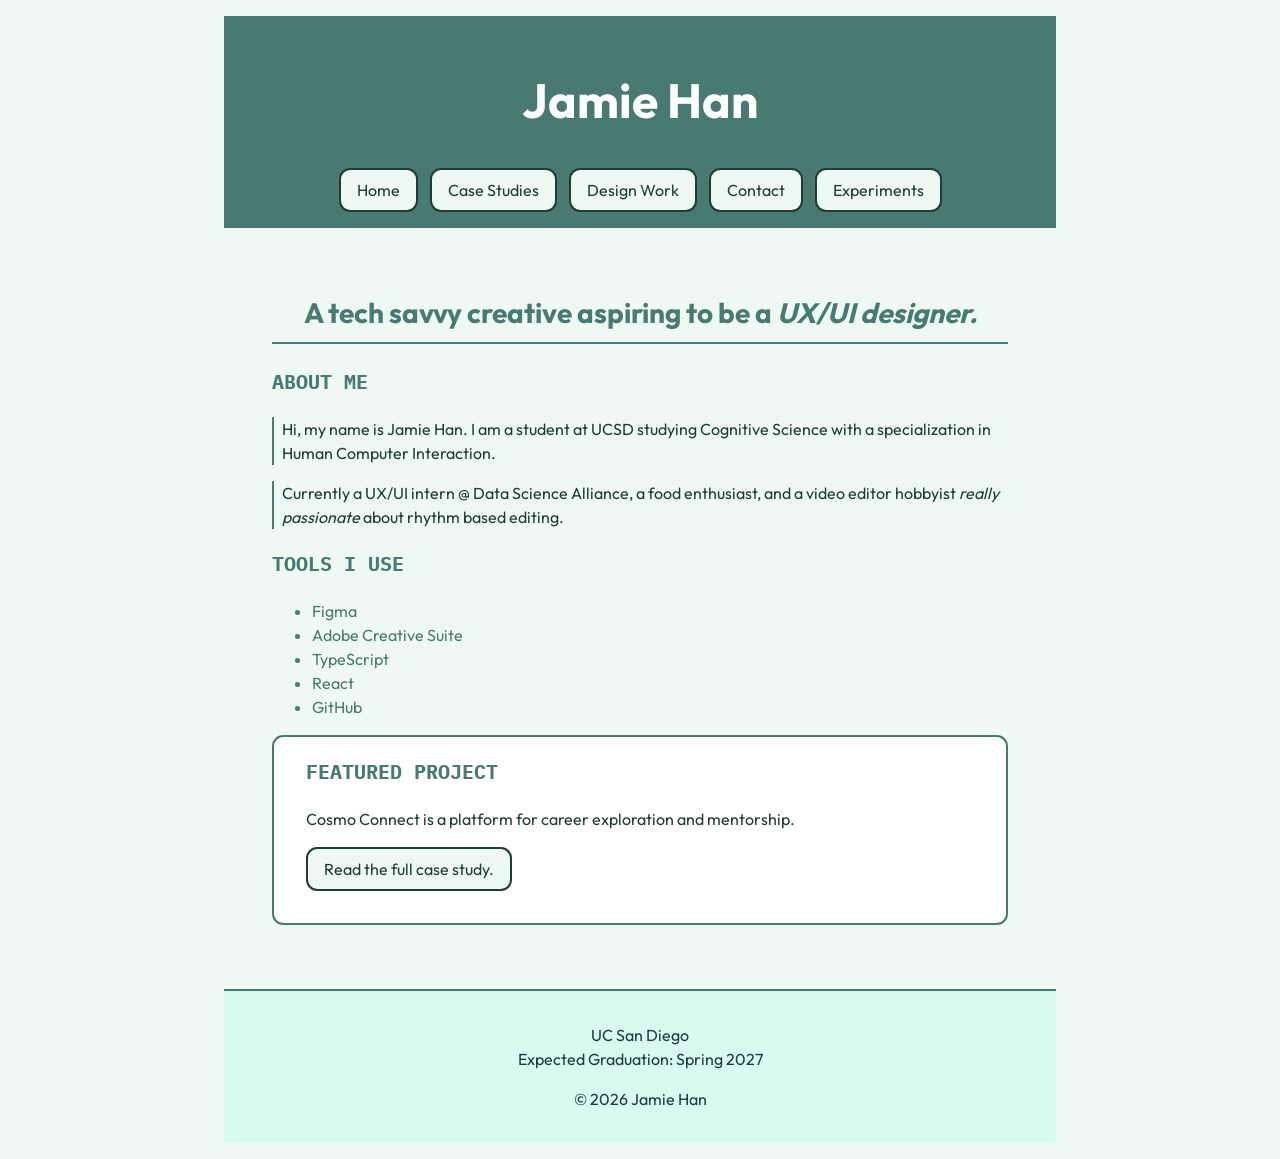
<file: index.html>
<!DOCTYPE html>
<html lang="en">
<head>
  <meta charset="utf-8">
  <meta name="viewport" content="width=device-width, initial-scale=1">
  <title>Home | Jamie Han</title>
  <link rel="preconnect" href="https://fonts.googleapis.com">
  <link rel="preconnect" href="https://fonts.gstatic.com" crossorigin>
  <link href="https://fonts.googleapis.com/css2?family=IBM+Plex+Mono:ital,wght@0,100;0,200;0,300;0,400;0,500;0,600;0,700;1,100;1,200;1,300;1,400;1,500;1,600;1,700&family=Outfit:wght@100..900&display=swap" rel="stylesheet">
  <link rel="stylesheet" href="styles.css">
</head>
<body>
  <header>
    <h1>Jamie Han</h1>
    <nav>
      <ul>
        <li><a class="nav-links" href="index.html">Home</a></li>
        <li><a class="nav-links" href="case-studies.html">Case Studies</a></li>
        <li><a class="nav-links" href="design-work.html">Design Work</a></li>
        <li><a class="nav-links" href="contact.html">Contact</a></li>
        <li><a class="nav-links" href="experiments.html">Experiments</a></li>
      </ul>
    </nav>
  </header>

  <main>
    <hello-world></hello-world>
    <h2>A tech savvy creative aspiring to be a <i>UX/UI designer.</i></h2>

    <section>
      <h3>ABOUT ME</h3>
      <p>Hi, my name is Jamie Han. I am a student at UCSD studying Cognitive Science with a specialization in Human Computer Interaction.</p>
      <p>Currently a UX/UI intern @ Data Science Alliance, a food enthusiast, and a video editor hobbyist <em>really passionate</em> about rhythm based editing.</p>
    </section>

    <section>
      <h3>TOOLS I USE</h3>
      <ul>
        <li>Figma</li>
        <li>Adobe Creative Suite</li>
        <li>TypeScript</li>
        <li>React</li>
        <li>GitHub</li>
      </ul>
    </section>

    <project-card>
      <article>
        <h3>FEATURED PROJECT</h3>
        <p>Cosmo Connect is a platform for career exploration and mentorship.</p>
        <a href="project-1.html">Read the full case study.</a>
      </article>
    </project-card>

  </main>

  <footer>
    <p>UC San Diego<br>Expected Graduation: Spring 2027</p>
    <p>&copy; 2026 Jamie Han</p>
  </footer>
    <script>
        class HelloWorld extends HTMLElement {
        connectedCallback() {
            console.log("Hello World!");
        }
        }
        customElements.define("hello-world", HelloWorld);
    </script>
</body>
</html>
</file>
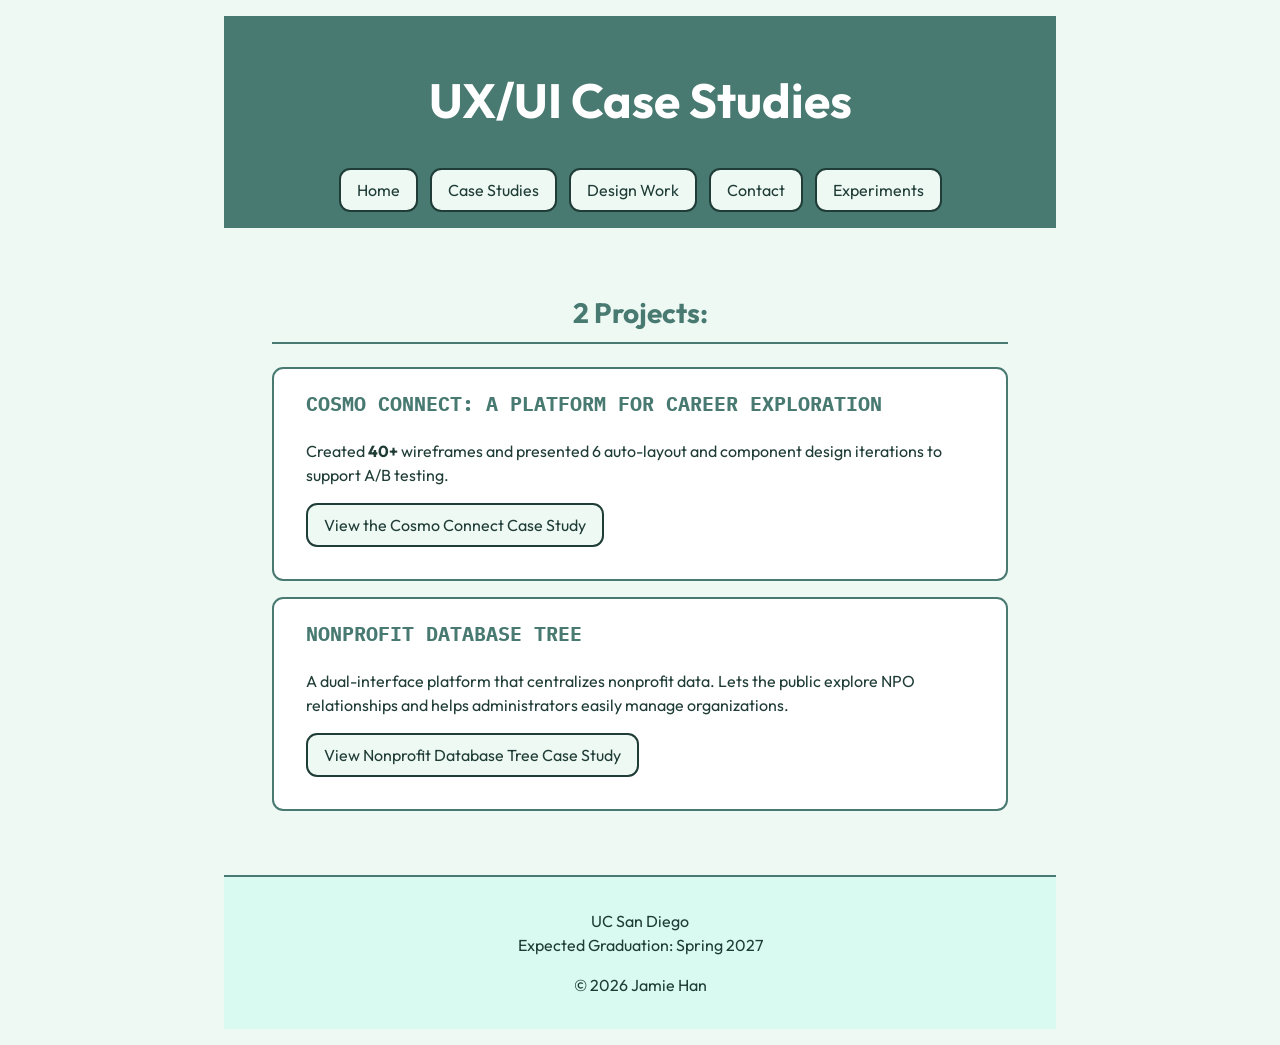
<file: case-studies.html>
<!DOCTYPE html>
<html lang="en">
<head>
  <meta charset="utf-8">
  <meta name="viewport" content="width=device-width, initial-scale=1">
  <title>UX/UI Case Studies | Jamie Han</title>
  <link rel="preconnect" href="https://fonts.googleapis.com">
  <link rel="preconnect" href="https://fonts.gstatic.com" crossorigin>
  <link href="https://fonts.googleapis.com/css2?family=IBM+Plex+Mono:ital,wght@0,100;0,200;0,300;0,400;0,500;0,600;0,700;1,100;1,200;1,300;1,400;1,500;1,600;1,700&family=Outfit:wght@100..900&display=swap" rel="stylesheet">
  <link rel="stylesheet" href="styles.css">
</head>
<body>
  <header>
    <h1>UX/UI Case Studies</h1>
    <nav>
      <ul>
        <li><a class="nav-links" href="index.html">Home</a></li>
        <li><a class="nav-links" href="case-studies.html">Case Studies</a></li>
        <li><a class="nav-links" href="design-work.html">Design Work</a></li>
        <li><a class="nav-links" href="contact.html">Contact</a></li>
        <li><a class="nav-links" href="experiments.html">Experiments</a></li>
      </ul>
    </nav>
  </header>

  <main>
    <h2><span>2</span> Projects:</h2>
    <project-card>
      <article>
        <h3>COSMO CONNECT: A PLATFORM FOR CAREER EXPLORATION</h3>
        <p>Created <b>40+</b> wireframes and presented 6 auto-layout and component design iterations to support A/B testing.</p>
        <a class = "cs-button" href="project-1.html">View the Cosmo Connect Case Study</a>
      </article>
    </project-card>
    
    <project-card>
      <article>
        <h3>NONPROFIT DATABASE TREE</h3>
        <p>A dual-interface platform that centralizes nonprofit data. Lets the public explore NPO relationships and  helps administrators easily manage organizations.</p>
        <a class = "cs-button" href="project-2.html">View Nonprofit Database Tree Case Study</a>
      </article>
    </project-card>
  </main>

  <footer>
    <p>UC San Diego<br>Expected Graduation: Spring 2027</p>
    <p>&copy; 2026 Jamie Han</p>
  </footer>
</body>
</html>
</file>
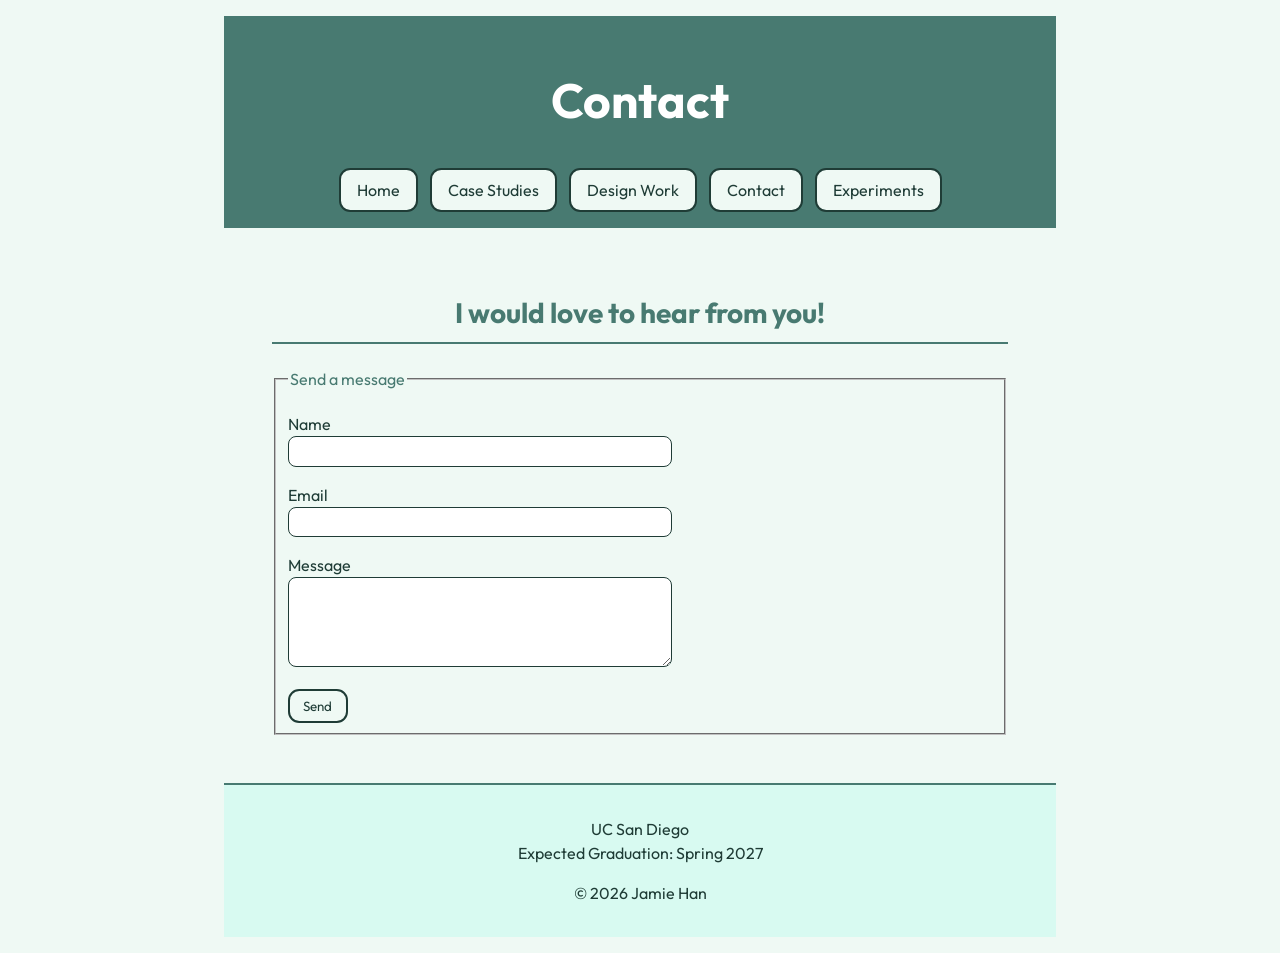
<file: contact.html>
<!DOCTYPE html>
<html lang="en">
<head>
  <meta charset="utf-8">
  <meta name="viewport" content="width=device-width, initial-scale=1">
  <title>Contact | Jamie Han</title>
  <link rel="preconnect" href="https://fonts.googleapis.com">
  <link rel="preconnect" href="https://fonts.gstatic.com" crossorigin>
  <link href="https://fonts.googleapis.com/css2?family=IBM+Plex+Mono:ital,wght@0,100;0,200;0,300;0,400;0,500;0,600;0,700;1,100;1,200;1,300;1,400;1,500;1,600;1,700&family=Outfit:wght@100..900&display=swap" rel="stylesheet">
  <link rel="stylesheet" href="styles.css">
</head>
<body>
  <header>
    <h1>Contact</h1>
    <nav>
      <ul>
        <li><a class="nav-links" href="index.html">Home</a></li>
        <li><a class="nav-links" href="case-studies.html">Case Studies</a></li>
        <li><a class="nav-links" href="design-work.html">Design Work</a></li>
        <li><a class="nav-links" href="contact.html">Contact</a></li>
        <li><a class="nav-links" href="experiments.html">Experiments</a></li>
      </ul>
    </nav>
  </header>

  <main>
    <h2>I would love to hear from you!</h2>
    <form action="#" method="post" name="contact">
      <fieldset>
        <legend>Send a message</legend>

        <p>
          <label for="name">Name</label><br>
          <input type="text" id="name" name="name" required>
        </p>

        <p>
          <label for="email">Email</label><br>
          <input type="email" id="email" name="email" required>
        </p>

        <p>
          <label for="message">Message</label><br>
          <textarea id="message" name="message" rows="5" cols="40" required></textarea>
        </p>

        <button type="submit">Send</button>
      </fieldset>
    </form>
  </main>

  <footer>
    <p>UC San Diego<br>Expected Graduation: Spring 2027</p>
    <p>&copy; 2026 Jamie Han</p>
  </footer>
</body>
</html>
</file>
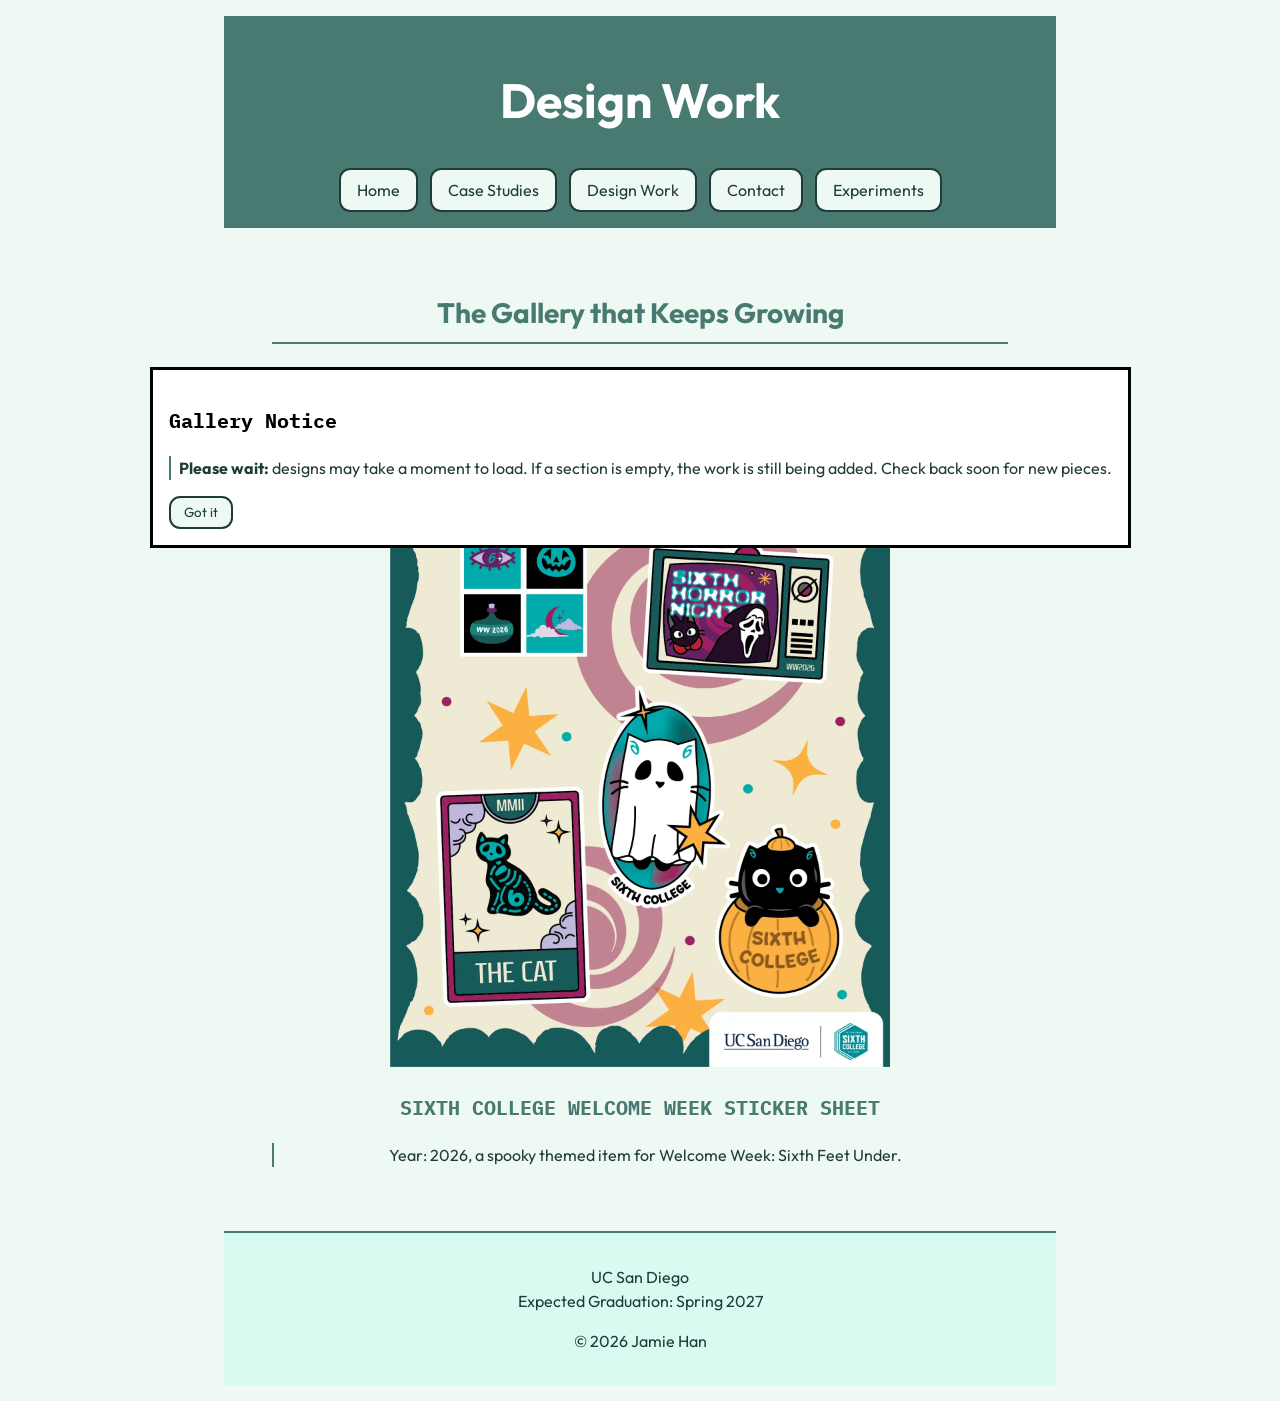
<file: design-work.html>
<!DOCTYPE html>
<html lang="en">
<head>
  <meta charset="utf-8">
  <meta name="viewport" content="width=device-width, initial-scale=1">
  <title>Design Work | Jamie Han</title>
  <link rel="preconnect" href="https://fonts.googleapis.com">
  <link rel="preconnect" href="https://fonts.gstatic.com" crossorigin>
  <link href="https://fonts.googleapis.com/css2?family=IBM+Plex+Mono:ital,wght@0,100;0,200;0,300;0,400;0,500;0,600;0,700;1,100;1,200;1,300;1,400;1,500;1,600;1,700&family=Outfit:wght@100..900&display=swap" rel="stylesheet">
  <link rel="stylesheet" href="styles.css">
</head>
<body>
  <header>
    <h1>Design Work</h1>
    <nav>
      <ul>
        <li><a class="nav-links" href="index.html">Home</a></li>
        <li><a class="nav-links" href="case-studies.html">Case Studies</a></li>
        <li><a class="nav-links" href="design-work.html">Design Work</a></li>
        <li><a class="nav-links" href="contact.html">Contact</a></li>
        <li><a class="nav-links" href="experiments.html">Experiments</a></li>
      </ul>
    </nav>
  </header>

  <main>
    <section>
      <h2>The Gallery that Keeps Growing</h2>

      <dialog open>
        <h3>Gallery Notice</h3>
        <p>
          <strong>Please wait:</strong> designs may take a moment to load.
          If a section is empty, the work is still being added. Check back soon for new pieces.
        </p>
        <form method="dialog">
          <button type="submit">Got it</button>
        </form>
      </dialog>

      <article>
        <picture>
          <source srcset="stickersheet.webp" type="image/webp">
          <img src="stickersheet.png" alt="Halloween themed sticker sheet for UCSD Sixth College Welcome Week" width="500" height="700">
        </picture>
        <h3>SIXTH COLLEGE WELCOME WEEK STICKER SHEET</h3>
        <p>Year: 2026, a spooky themed item for Welcome Week: Sixth Feet Under.</p>
      </article>
    </section>

  </main>

  <footer>
    <p>UC San Diego<br>Expected Graduation: Spring 2027</p>
    <p>&copy; 2026 Jamie Han</p>
  </footer>
</body>
</html>
</file>
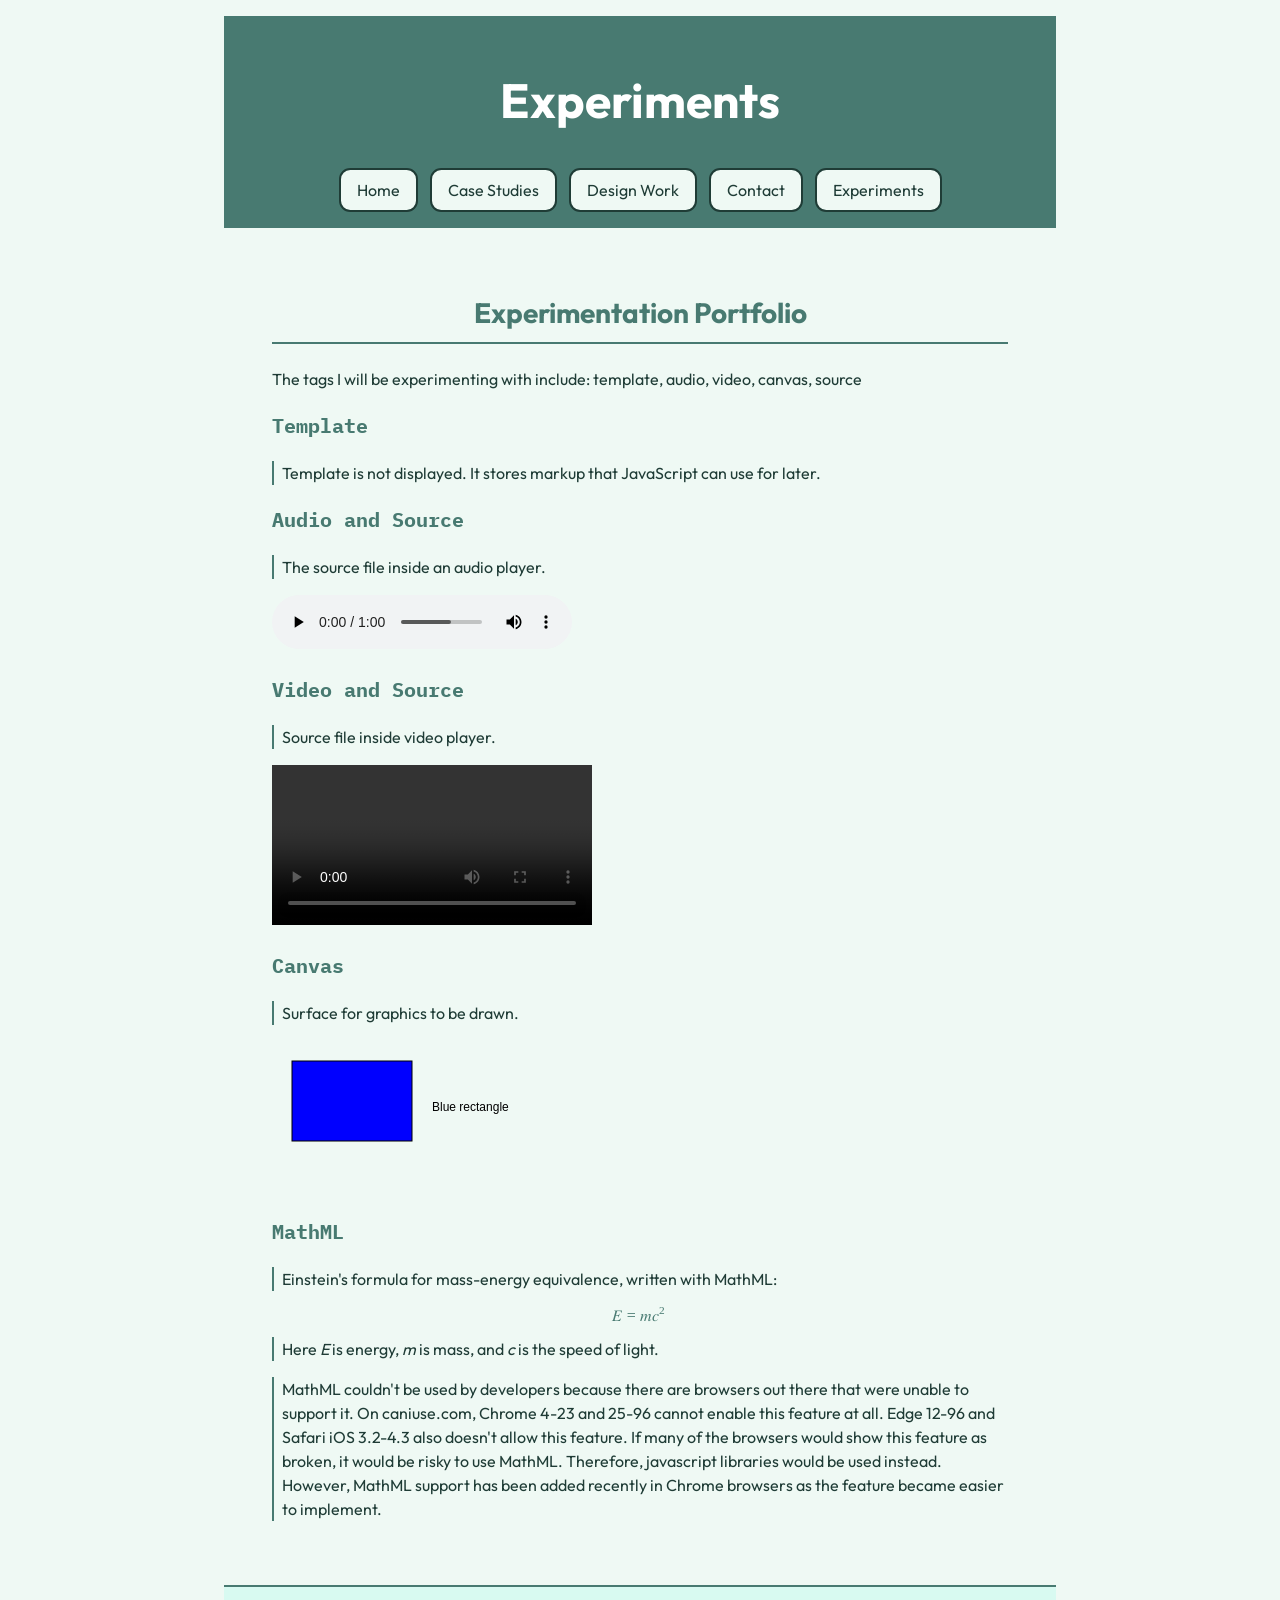
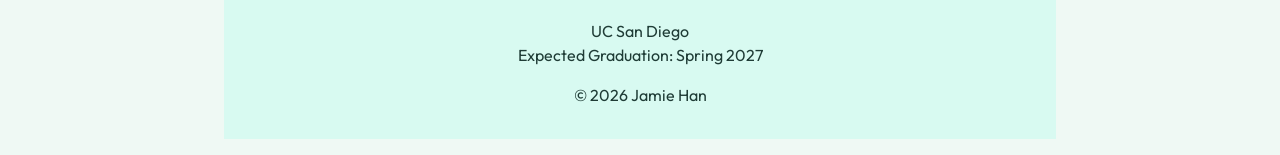
<file: experiments.html>
<!DOCTYPE html>
<html lang="en">
<head>
  <meta charset="utf-8">
  <meta name="viewport" content="width=device-width, initial-scale=1">
  <title>Experiments | Jamie Han</title>
  <link rel="preconnect" href="https://fonts.googleapis.com">
  <link rel="preconnect" href="https://fonts.gstatic.com" crossorigin>
  <link href="https://fonts.googleapis.com/css2?family=IBM+Plex+Mono:ital,wght@0,100;0,200;0,300;0,400;0,500;0,600;0,700;1,100;1,200;1,300;1,400;1,500;1,600;1,700&family=Outfit:wght@100..900&display=swap" rel="stylesheet">
  <link rel="stylesheet" href="styles.css">
</head>
<body>
  <header>
    <h1>Experiments</h1>
    <nav>
      <ul>
        <li><a class="nav-links" href="index.html">Home</a></li>
        <li><a class="nav-links" href="case-studies.html">Case Studies</a></li>
        <li><a class="nav-links" href="design-work.html">Design Work</a></li>
        <li><a class="nav-links" href="contact.html">Contact</a></li>
        <li><a class="nav-links" href="experiments.html">Experiments</a></li>
      </ul>
    </nav>
  </header>

  <main>
    <h2>Experimentation Portfolio</h2>
    <p>The tags I will be experimenting with include: template, audio, video, canvas, source</p>

    <section>
      <h3>Template</h3>
      <p>Template is not displayed. It stores markup that JavaScript can use for later.</p>
      <template>
        <article>
          <h4>Template Experiment</h4>
          <p>This is an experiment using the template tag, where Javascript copies it onto the page.</p>
        </article>
      </template>
    </section>

    <section>
      <h3>Audio and Source</h3>
      <p>The source file inside an audio player.</p>
      <audio controls>
        <source src="song.mp3" type="audio/mpeg">
        <p>Your browser does not support the audio element.</p>
      </audio>
    </section>

    <section>
      <h3>Video and Source</h3>
      <p>Source file inside video player.</p>
      <video controls width="320" height="180">
        <source src="gradient.mp4" type="video/mp4">
        <p>Your browser does not support video playback.</p>
      </video>
    </section>

    <section>
      <h3>Canvas</h3>
      <p>Surface for graphics to be drawn.</p>
      <canvas id="demo" width="300" height="150">
      <p>Your browser does not support the canvas element.</p>
      </canvas>
    </section>

    <section>
      <h3>MathML</h3>
      <p>Einstein's formula for mass-energy equivalence, written with MathML:</p>

      <math display="block" alttext="E equals m c squared">
        <mrow>
          <mi>E</mi>
          <mo>=</mo>
          <mi>m</mi>
          <msup>
            <mi>c</mi>
            <mn>2</mn>
          </msup>
        </mrow>
      </math>
      <p>Here <em>E</em> is energy, <em>m</em> is mass, and <em>c</em> is the speed of light.</p>

      <p>MathML couldn't be used by developers because there are browsers out there that were unable to support it. On caniuse.com, Chrome 4-23 and 25-96 cannot enable this feature at all. Edge 12-96 and Safari iOS 3.2-4.3 also doesn't allow this feature. If many of the browsers would show this feature as broken, it would be risky to use MathML. Therefore, javascript libraries would be used instead. However, MathML support has been added recently in Chrome browsers as the feature became easier to implement.</p>
    </section>
  </main>

  <footer>
    <p>UC San Diego<br>Expected Graduation: Spring 2027</p>
    <p>&copy; 2026 Jamie Han</p>
  </footer>
  <noscript>
    <p>This page uses JavaScript to draw the canvas. Everything else can be viewed without it.</p>
  </noscript>

  <script>
    const canvas = document.getElementById("demo");
    const pen = canvas.getContext("2d");
    pen.fillStyle = "blue";
    pen.fillRect(20, 20, 120, 80);
    pen.strokeStyle = "black";
    pen.strokeRect(20, 20, 120, 80);
    pen.font = "12px sans-serif";
    pen.fillStyle = "black";
    pen.fillText("Blue rectangle", 160, 70);
  </script>

</body>
</html>
</file>
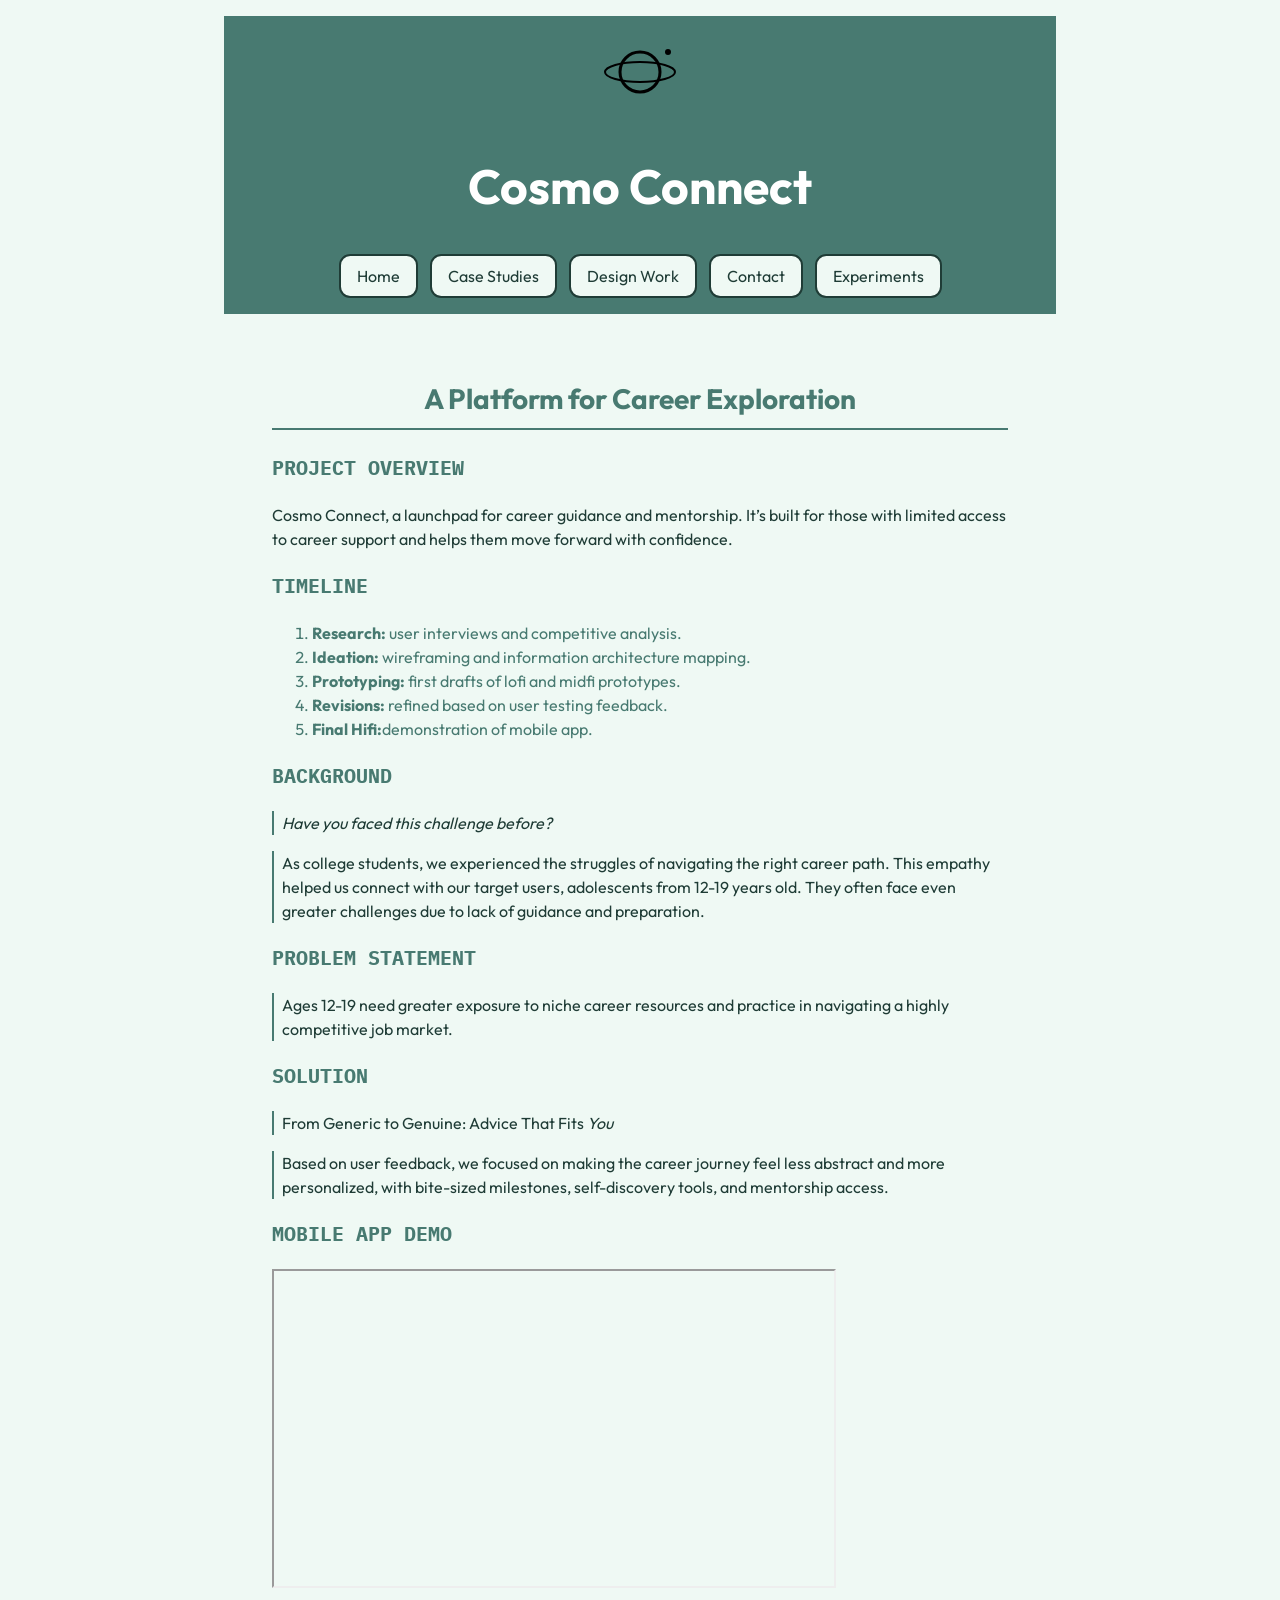
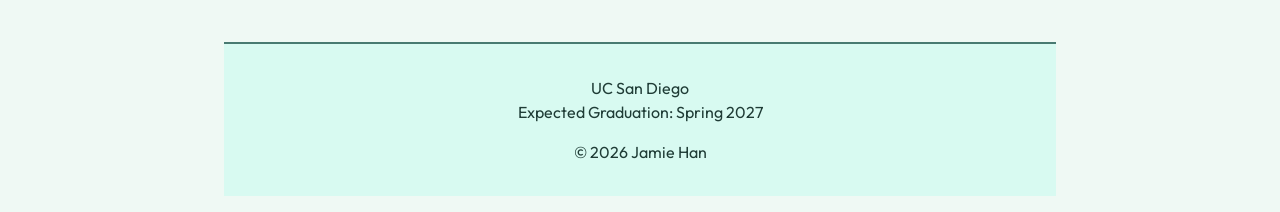
<file: project-1.html>
<!DOCTYPE html>
<html lang="en">
<head>
  <meta charset="utf-8">
  <meta name="viewport" content="width=device-width, initial-scale=1">
  <title>Cosmo Connect Project | Jamie Han</title>
  <link rel="preconnect" href="https://fonts.googleapis.com">
  <link rel="preconnect" href="https://fonts.gstatic.com" crossorigin>
  <link href="https://fonts.googleapis.com/css2?family=IBM+Plex+Mono:ital,wght@0,100;0,200;0,300;0,400;0,500;0,600;0,700;1,100;1,200;1,300;1,400;1,500;1,600;1,700&family=Outfit:wght@100..900&display=swap" rel="stylesheet">
  <link rel="stylesheet" href="styles.css">
</head>
<body>
  <header> 
    <svg width="80" height="80" viewBox="0 0 80 80" role="img" aria-label="Planet with a ring, the Cosmo Connect icon">
        <circle cx="40" cy="40" r="20" fill="none" stroke="black" stroke-width="3"></circle>
        <ellipse cx="40" cy="40" rx="35" ry="10" fill="none" stroke="black" stroke-width="2"></ellipse>
        <circle cx="68" cy="20" r="3" fill="black"></circle>
    </svg>
    <h1>Cosmo Connect</h1>
    <nav>
      <ul>
        <li><a class="nav-links" href="index.html">Home</a></li>
        <li><a class="nav-links" href="case-studies.html">Case Studies</a></li>
        <li><a class="nav-links" href="design-work.html">Design Work</a></li>
        <li><a class="nav-links" href="contact.html">Contact</a></li>
        <li><a class="nav-links" href="experiments.html">Experiments</a></li>
      </ul>
    </nav>
  </header>

  <main>
    <h2>A Platform for Career Exploration</h2>  

    <article>
      <h3>PROJECT OVERVIEW</h3>
      <p>Cosmo Connect, a launchpad for career guidance and mentorship. It’s built for those with limited access to career support and helps them move forward with confidence.</p>

      <section>
        <h3>TIMELINE</h3>
        <ol>
          <li><strong>Research:</strong> user interviews and competitive analysis.</li>
          <li><strong>Ideation:</strong> wireframing and information architecture mapping.</li>
          <li><strong>Prototyping:</strong> first drafts of lofi and midfi prototypes.</li>
          <li><strong>Revisions:</strong> refined based on user testing feedback.</li>
          <li><strong>Final Hifi:</strong>demonstration of mobile app.</li>
        </ol>
      </section>

      <section>
        <h3>BACKGROUND</h3>
        <p><em>Have you faced this challenge before?</em></p>
        <p>As college students, we experienced the struggles of navigating the right career path. This empathy helped us connect with our target users, adolescents from 12-19 years old. They often face even greater challenges due to lack of guidance and preparation.</p>
     </section>

      <section>
        <h3>PROBLEM STATEMENT</h3>
        <p>Ages 12-19 need greater exposure to niche career resources and 
            practice in navigating a highly competitive job market.</p>
     </section>

      <section>
        <h3>SOLUTION</h3>
        <p>From Generic to Genuine: Advice That Fits <em>You</em></p>
        <p>Based on user feedback, we focused on making the career journey feel less abstract and more personalized, with bite-sized milestones, self-discovery tools, and mentorship access.</p>
     </section>

      <section>
        <h3>MOBILE APP DEMO</h3>
        <iframe src="https://www.youtube.com/embed/PtizWx3S8Fo?si=cdDr-_uODk26tHh2"
                title="Cosmo Connect demo video"
                width="560" height="315"
                allowfullscreen>
        </iframe>
      </section>
    </article>
  </main>

  <footer>
    <p>UC San Diego<br>Expected Graduation: Spring 2027</p>
    <p>&copy; 2026 Jamie Han</p>
  </footer>
</body>
</html>
</file>
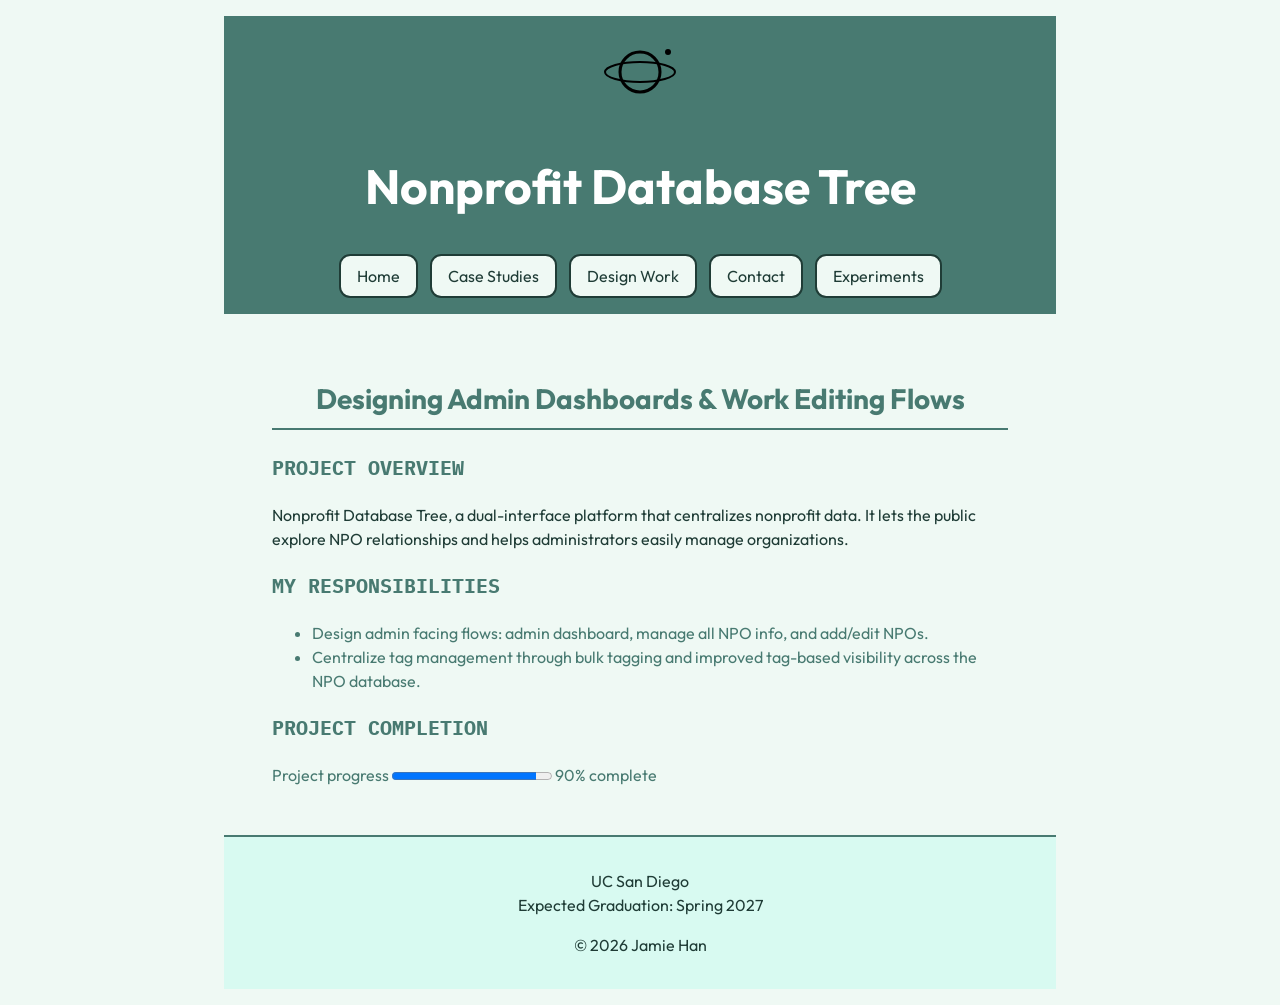
<file: project-2.html>
<!DOCTYPE html>
<html lang="en">
<head>
  <meta charset="utf-8">
  <meta name="viewport" content="width=device-width, initial-scale=1">
  <title>Nonprofit Database Tree | Jamie Han</title>
  <link rel="preconnect" href="https://fonts.googleapis.com">
  <link rel="preconnect" href="https://fonts.gstatic.com" crossorigin>
  <link href="https://fonts.googleapis.com/css2?family=IBM+Plex+Mono:ital,wght@0,100;0,200;0,300;0,400;0,500;0,600;0,700;1,100;1,200;1,300;1,400;1,500;1,600;1,700&family=Outfit:wght@100..900&display=swap" rel="stylesheet">
  <link rel="stylesheet" href="styles.css">
</head>
<body>
  <header>
    <svg width="80" height="80" viewBox="0 0 80 80" role="img" aria-label="Planet with a ring, the Cosmo Connect icon">
        <circle cx="40" cy="40" r="20" fill="none" stroke="black" stroke-width="3"></circle>
        <ellipse cx="40" cy="40" rx="35" ry="10" fill="none" stroke="black" stroke-width="2"></ellipse>
        <circle cx="68" cy="20" r="3" fill="black"></circle>
    </svg>
    <h1>Nonprofit Database Tree</h1>
    <nav>
      <ul>
        <li><a class="nav-links" href="index.html">Home</a></li>
        <li><a class="nav-links" href="case-studies.html">Case Studies</a></li>
        <li><a class="nav-links" href="design-work.html">Design Work</a></li>
        <li><a class="nav-links" href="contact.html">Contact</a></li>
        <li><a class="nav-links" href="experiments.html">Experiments</a></li>
      </ul>
    </nav>
  </header>

  <main>
    <h2>Designing Admin Dashboards & Work Editing Flows</h2>

    <article>
      <h3>PROJECT OVERVIEW</h3>
      <p>Nonprofit Database Tree, a dual-interface platform that centralizes nonprofit data. It lets the public explore NPO relationships and helps administrators easily manage organizations.</p>

      <section>
        <h3>MY RESPONSIBILITIES</h3>
        <ul>
          <li>Design admin facing flows: admin dashboard, manage all NPO info, and add/edit NPOs.</li>
          <li>Centralize tag management through bulk tagging and improved tag-based visibility across the NPO database.</li>
        </ul>
      </section>

      <section>
        <h3>PROJECT COMPLETION</h3>
        <div>
          <label for="project-progress">Project progress</label>
          <progress id="project-progress" value="90" max="100">90%</progress>
          <span>90% complete</span>
        </div>
      </section>
    </article>
  </main>

  <footer>
    <p>UC San Diego<br>Expected Graduation: Spring 2027</p>
    <p>&copy; 2026 Jamie Han</p>
  </footer>
</body>
</html>
</file>
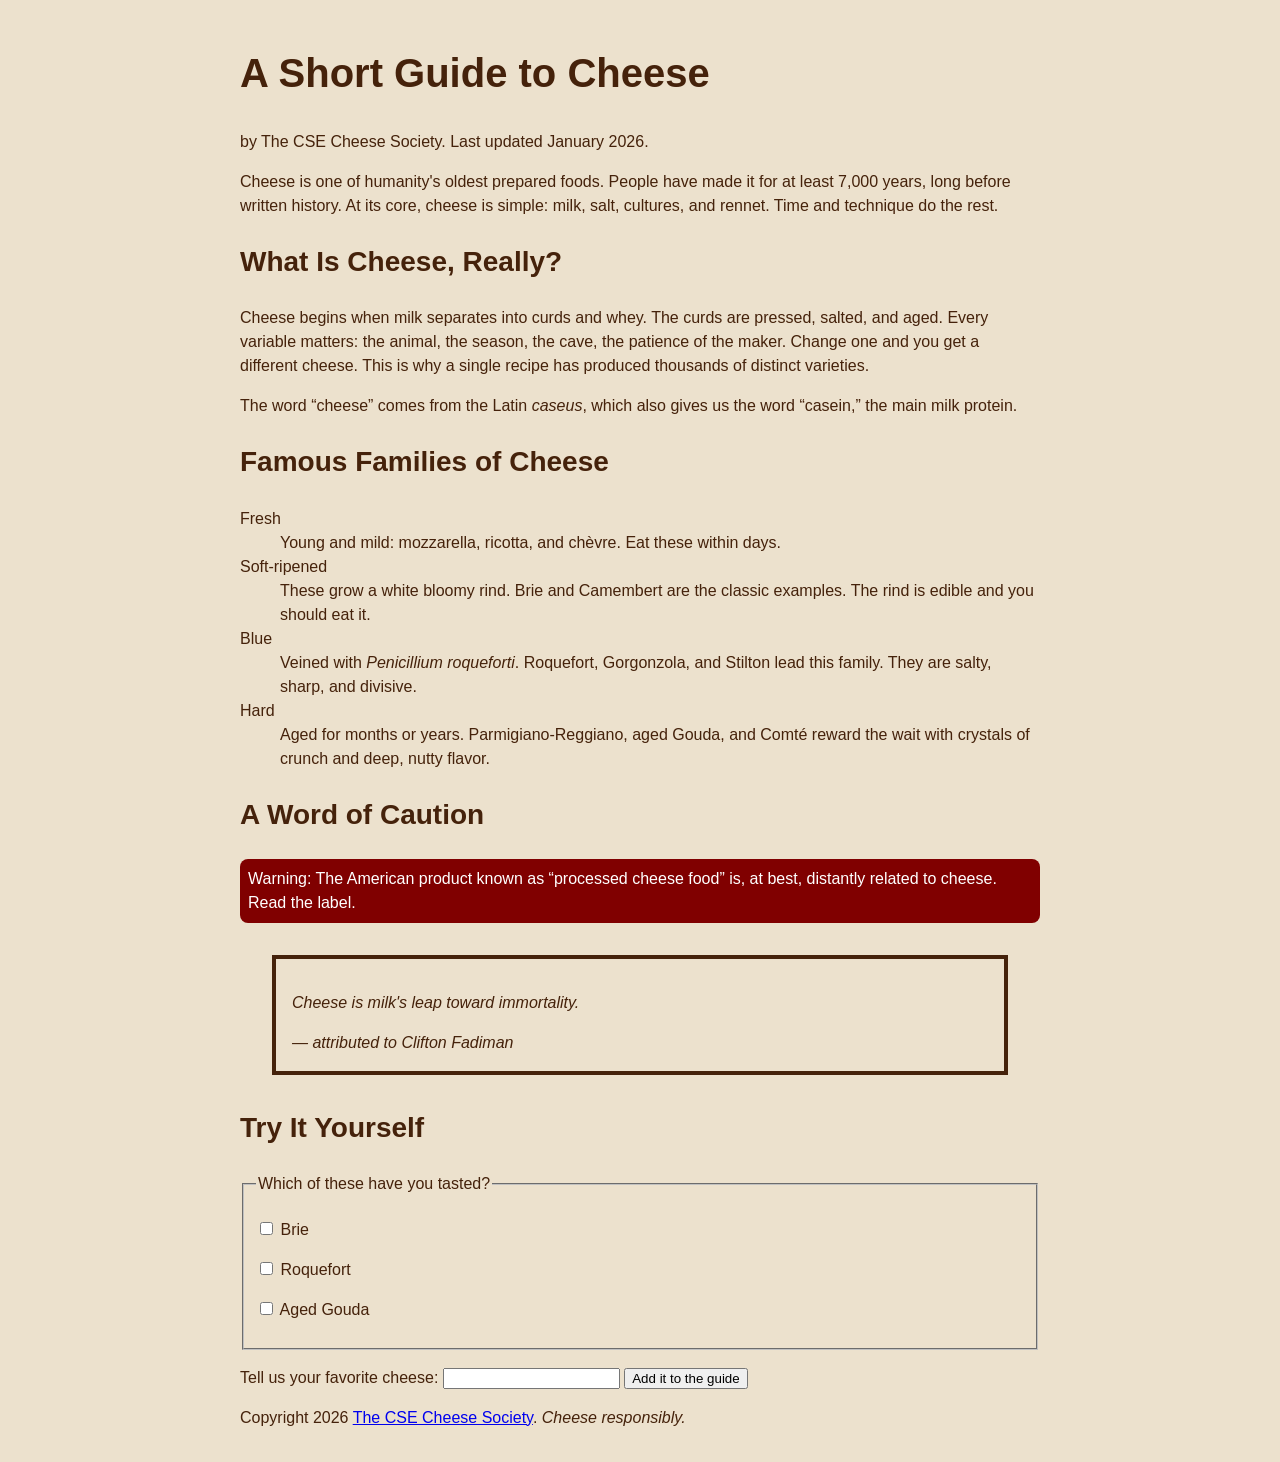
<file: part1/cheese.html>
<!DOCTYPE html>
<html lang="en">
<head>
  <meta charset="UTF-8">
  <meta name="viewport" content="width=device-width, initial-scale=1">
  <title>A Short Guide to Cheese</title>
  <link rel="stylesheet" href="cheese.css">
</head>
<body>
  <header>
    <h1>A Short Guide to Cheese</h1>
    <p>by The CSE Cheese Society. Last updated <time datetime="2026-01">January 2026</time>.</p>
  </header>

  <main>
    <article>
      <p>Cheese is one of humanity's oldest prepared foods. People have made
      it for at least 7,000 years, long before written history. At its core,
      cheese is simple: milk, salt, cultures, and rennet. Time and technique
      do the rest.</p>

      <section>
        <h2>What Is Cheese, Really?</h2>
        <p>Cheese begins when milk separates into curds and whey. The curds
        are pressed, salted, and aged. Every variable matters: the animal,
        the season, the cave, the patience of the maker. Change one and you
        get a different cheese. This is why a single recipe has produced
        thousands of distinct varieties.</p>
        <p>The word <q>cheese</q> comes from the Latin
        <span class="latin" lang="la">caseus</span>, which also gives us the word
        <q>casein,</q> the main milk protein.</p>
      </section>

      <section>
        <h2>Famous Families of Cheese</h2>

        <dl>
          <dt>Fresh</dt>
          <dd>Young and mild: mozzarella, ricotta, and
          <span lang="fr">chèvre</span>. Eat these within days.</dd>

          <dt>Soft-ripened</dt>
          <dd>These grow a white bloomy rind. Brie and Camembert are the
          classic examples. The rind is edible and you should eat it.</dd>

          <dt>Blue</dt>
          <dd>Veined with <span class="latin" lang="la">Penicillium
          roqueforti</span>. Roquefort, Gorgonzola, and Stilton lead this
          family. They are salty, sharp, and divisive.</dd>

          <dt>Hard</dt>
          <dd>Aged for months or years. Parmigiano-Reggiano, aged Gouda,
          and <span lang="fr">Comté</span> reward the wait with crystals
          of crunch and deep, nutty flavor.</dd>
        </dl>
      </section>

      <section>
        <h2>A Word of Caution</h2>
        <p id="warning">Warning: The American product known as
        <q>processed cheese food</q> is, at best, distantly related to
        cheese. Read the label.</p>

        <blockquote>
          <p>Cheese is milk's leap toward immortality.</p>
          <footer>— attributed to Clifton Fadiman</footer>
        </blockquote>
      </section>

      <section>
        <h2>Try It Yourself</h2>
        <form>
          <fieldset>
            <legend>Which of these have you tasted?</legend>
            <p><input type="checkbox" id="c-brie" name="tasted" value="brie">
               <label for="c-brie">Brie</label></p>
            <p><input type="checkbox" id="c-roquefort" name="tasted" value="roquefort">
               <label for="c-roquefort">Roquefort</label></p>
            <p><input type="checkbox" id="c-gouda" name="tasted" value="gouda">
               <label for="c-gouda">Aged Gouda</label></p>
          </fieldset>
          <p>
            <label for="fav">Tell us your favorite cheese:</label>
            <input type="text" id="fav" name="favorite">
            <button type="submit">Add it to the guide</button>
          </p>
        </form>
      </section>
    </article>
  </main>
  <footer>
    <p>Copyright 2026 <a href="https://example.com/cheese-society">The CSE
    Cheese Society</a>. <em>Cheese responsibly.</em></p>
  </footer>
</body>
</html>
</file>
<file: styles.css>
/* Jamie Han
   Repository: https://github.com/jamiexhan/cse134-hw3 */

:root {
  --teal-green: #487A71;
  --dark-green: #1f3c36;
  --light-green: #eff9f4;
  --font-main: 'Outfit', Arial, sans-serif;
  --font-caption: 'IBM Plex Mono', monospace;
}

body{
    font-family: var(--font-main);
    color: var(--teal-green);
    /* backup color in case I no longer want to use color above-> color: #2B5A4F; */
    background-color: var(--light-green);
    line-height: 1.5;
    max-width: 50rem;
    margin: 0 auto;
    padding: 1rem;
}

img,
iframe,
video {
  max-width: 100%;
}

iframe {
  aspect-ratio: 16 / 9;
  height: auto;
}

img,
video {
  height: auto;
}

header{ 
  background-color: var(--teal-green);
  color: white;
  margin: 0 -1rem;
  padding: 1rem;
  text-align: center;
}

footer {
  background-color: rgb(216, 250, 241);
  border-top: 2px solid var(--teal-green);
  margin: 1rem -1rem 0;
  padding: 1rem;
  text-align: center;
}

h1 {
  font-size: 3rem;
}

h2 {
  font-size: 1.75rem;
  text-align: center;
  padding: 0.5rem;
  border-bottom: 2px solid var(--teal-green);
}

h3{
  font-family: var(--font-caption);
  font-size: 1.25rem;
}

p{
  color: var(--dark-green);
}

main {
  padding: 1rem;
}

project-card {
  border: 2px solid var(--teal-green);
  border-radius: 0.7rem;
  background-color: white;
  display: block;
  padding: 0 2rem 2rem 2rem;
  margin: 1rem 0;
}

nav ul {
  display: flex; 
  justify-content: center;
  flex-wrap: wrap;
  gap: 0.75rem;
  list-style: none;
  margin: 0;
  padding: 0;
}

a {
  display: inline-block;
  max-width: 100%;
  padding: 0.5em 1em;
  border: 2px solid var(--dark-green);
  background-color: var(--light-green);
  border-radius: 0.7rem;
  text-decoration: none;
  color: var(--dark-green);
}

a:hover {
  background-color: var(--dark-green);
  color: white;
}

a:focus,
input:focus,
textarea:focus,
select:focus,
button:focus {
  outline: 3px solid var(--dark-green);
  outline-offset: 2px;
}

button {
  padding: 0.5em 1em;
  border: 2px solid var(--dark-green);
  border-radius: 0.7rem;
  background-color: var(--light-green);
  color: var(--dark-green);
  font-family: inherit;
}

button:hover {
  background-color: var(--dark-green);
  color: white;
}

/*To give more contrast in nav bar highlight vs background*/
header a:focus {
  outline-color: var(--light-green);
}

fieldset {
  min-width: 0;
}

/* Attribute selector: target the text and email inputs by their type attribute;
   textarea is grouped in so all three form fields look consistent(on the contact page) */
input[type="text"],
input[type="email"],
textarea{
  width: 100%;
  border-radius: 0.5rem;
  padding: 0.5em;
  max-width: 24rem;
  box-sizing: border-box;
  border: 1px solid var(--dark-green);
}

/* Child combinator: targets only articles that are direct children of a section
   (in gallery page) */
section > article {
  text-align: center;
}

/* Descendant combinator: targets p that lives anywhere inside a section
   (in index & gallery page dialog box) */
section p{
  border-left: 2px solid var(--teal-green);
  padding-left: 0.5rem;
}

@media (min-width: 48rem) {
  main {
    padding: 2rem;
  }
}

@media (max-width: 30rem) {
  nav ul {
    flex-direction: column;
  }
  nav a {
    display: block;
    text-align: center;
  }
}
</file>
<file: part1/cheese.css>
/* Jamie Han
     Repository: https://github.com/jamiexhan/cse134-hw3 */
body{
    font-family: 'helvetica', Arial,sans-serif;
    color: #45220b;
    background-color: rgb(236, 225, 205);
    line-height: 1.5;
    max-width: 50rem;
    margin: 0 auto;
    padding: 1rem;
}


h1 {
  font-size: 10rem;
}
/* Cascade: The rule for cascade is that if two rules have the same specificity, 
   the one that comes later in the CSS file will be the on that is presented.
   H1 is therefore 2.5rem, not 10rem. */
h1 {
  font-size: 2.5rem;
}

h2 {
  font-size: 1.75rem;
}

.latin{
    font-style: italic;
}


#warning {
    color: white;
    background-color: maroon;
    padding: 0.5rem;
    border-radius: 0.5rem;
}

blockquote{
    font-style: italic;
    border: 4px solid #45220b;
    padding: 1rem;
    margin: 2rem;
}

a:hover {
  color: #b00020;
  text-decoration: none;
  background-color: #fff3cd;
}

a:focus,
input:focus,
textarea:focus,
select:focus,
button:focus {
  outline: 3px solid #1a5fb4;
  outline-offset: 2px;
}
</file>
